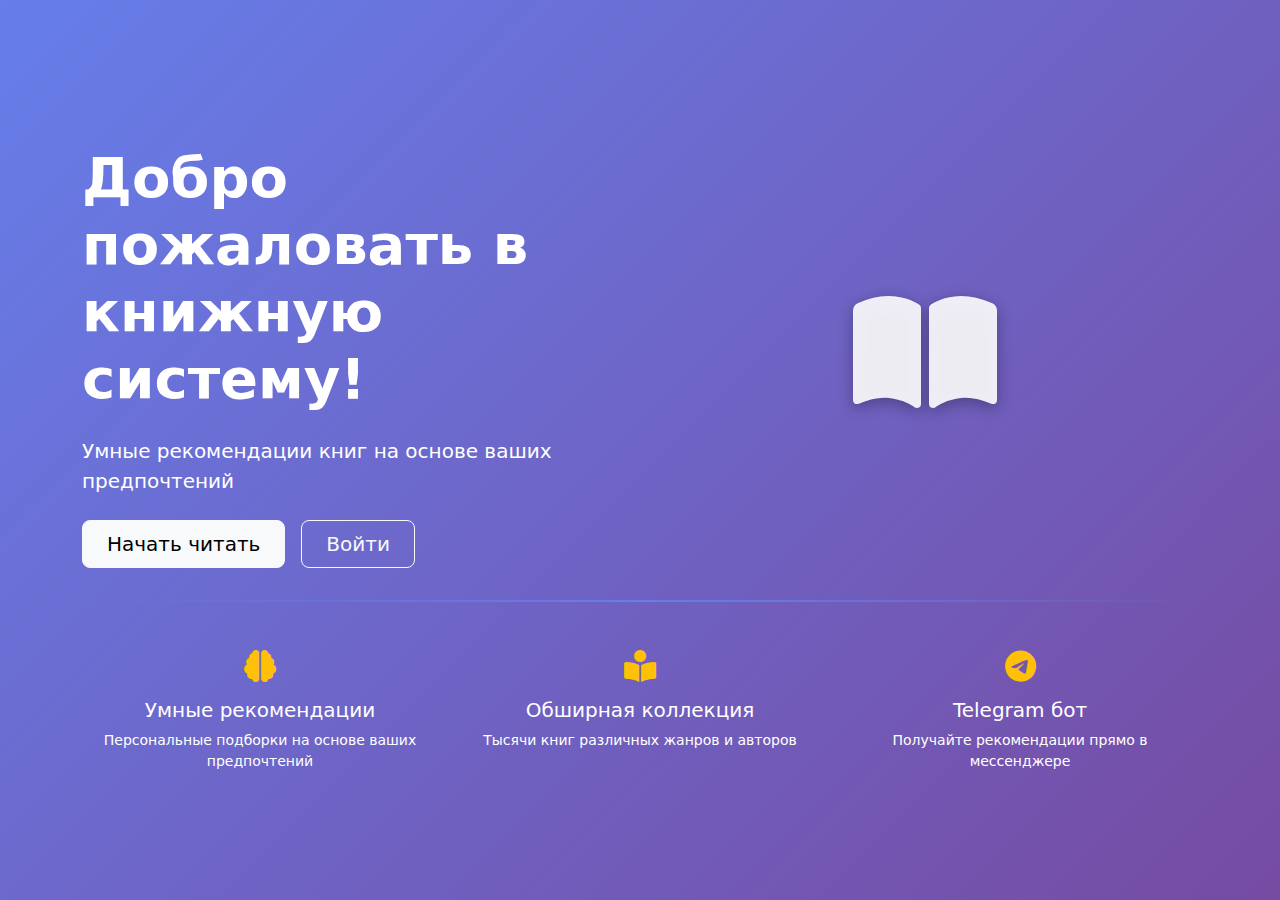
<file: templates/landing.html>
<!DOCTYPE html>
<html lang="ru">
<head>
    <meta charset="UTF-8">
    <meta name="viewport" content="width=device-width, initial-scale=1.0">
    <title>Книжная система</title>
    <link href="https://cdn.jsdelivr.net/npm/bootstrap@5.1.3/dist/css/bootstrap.min.css" rel="stylesheet">
    <link href="https://cdnjs.cloudflare.com/ajax/libs/font-awesome/6.0.0/css/all.min.css" rel="stylesheet">
    <style>
        .hero-section {
            background: linear-gradient(135deg, #667eea 0%, #764ba2 100%);
            min-height: 100vh;
            display: flex;
            align-items: center;
            padding-top: 2rem;
        }
        .book-logo {
            font-size: 8rem;
            color: rgba(255, 255, 255, 0.9);
            text-shadow: 0 4px 15px rgba(0, 0, 0, 0.3);
            animation: float 3s ease-in-out infinite;
        }
        @keyframes float {
            0%, 100% { transform: translateY(0px); }
            50% { transform: translateY(-20px); }
        }
        .divider {
            height: 2px;
            background: linear-gradient(90deg, transparent, #667eea, transparent);
            margin: 2rem 0;
        }
    </style>
</head>
<body>
    <div class="hero-section text-white">
        <div class="container">
            <div class="row align-items-center">
                <div class="col-md-6">
                    <h1 class="display-4 fw-bold mb-4">Добро пожаловать в книжную систему!</h1>
                    <p class="lead mb-4">Умные рекомендации книг на основе ваших предпочтений</p>
                    <div class="d-grid gap-2 d-md-flex">
                        <a href="/регистрация" class="btn btn-light btn-lg px-4 me-2">
                            Начать читать
                        </a>
                        <a href="/вход" class="btn btn-outline-light btn-lg px-4">
                            Войти
                        </a>
                    </div>
                </div>
                <div class="col-md-6 text-center">
                    <!-- Логотип книги -->
                    <div class="book-logo">
                        <i class="fas fa-book-open"></i>
                    </div>
                </div>
            </div>
            
            <!-- Серая полоска-разделитель -->
            <div class="divider"></div>
            
            <!-- Дополнительная информация -->
            <div class="row mt-5">
                <div class="col-md-4 text-center">
                    <i class="fas fa-brain fa-2x mb-3 text-warning"></i>
                    <h5>Умные рекомендации</h5>
                    <p class="small">Персональные подборки на основе ваших предпочтений</p>
                </div>
                <div class="col-md-4 text-center">
                    <i class="fas fa-book-reader fa-2x mb-3 text-warning"></i>
                    <h5>Обширная коллекция</h5>
                    <p class="small">Тысячи книг различных жанров и авторов</p>
                </div>
                <div class="col-md-4 text-center">
                    <i class="fab fa-telegram fa-2x mb-3 text-warning"></i>
                    <h5>Telegram бот</h5>
                    <p class="small">Получайте рекомендации прямо в мессенджере</p>
                </div>
            </div>
        </div>
    </div>
    <script src="https://cdn.jsdelivr.net/npm/bootstrap@5.1.3/dist/js/bootstrap.bundle.min.js"></script>
</body>
</html>
</file>
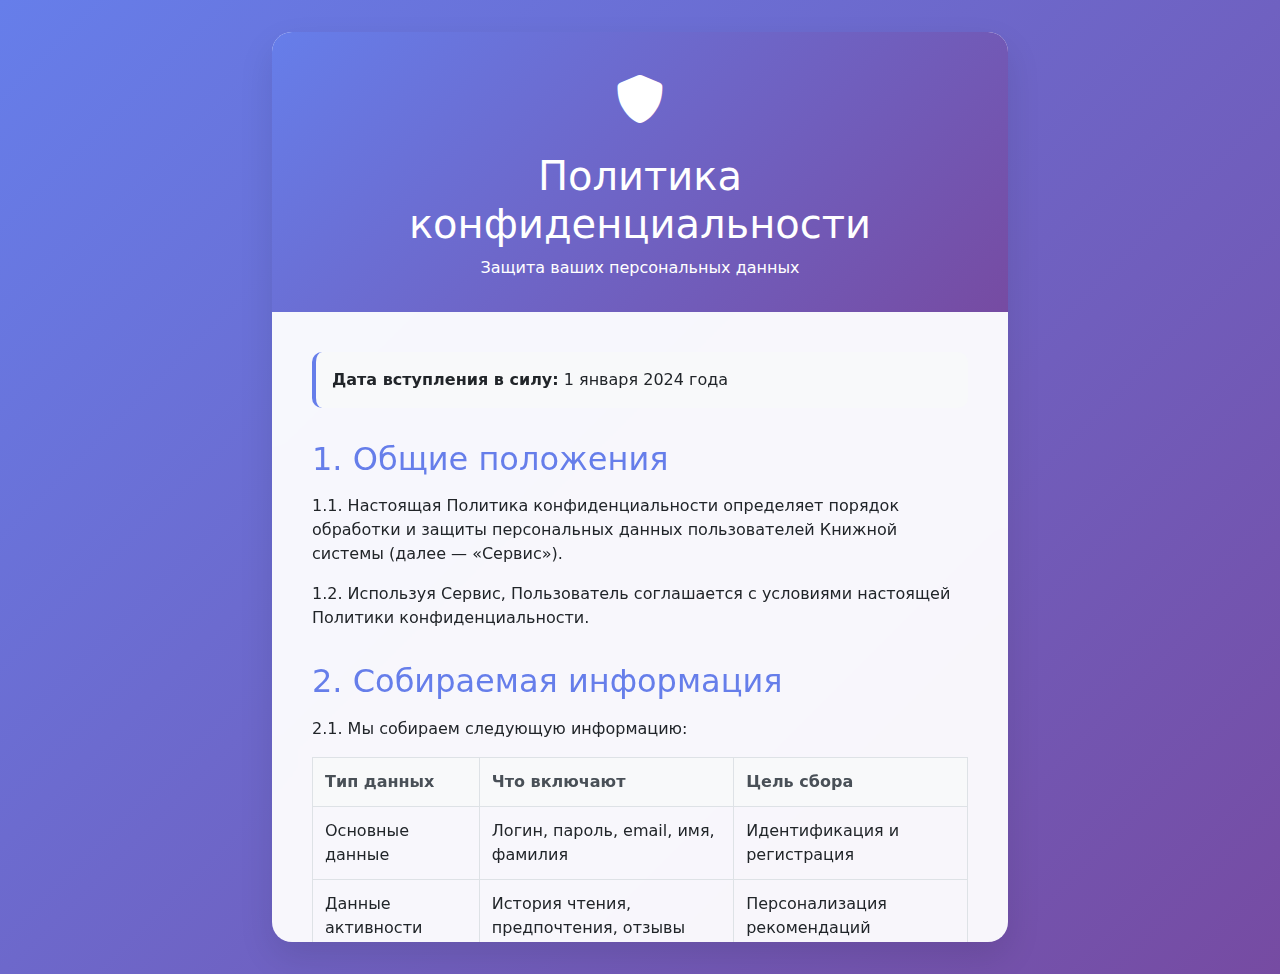
<file: templates/privacy.html>
<!DOCTYPE html>
<html lang="ru">
<head>
    <meta charset="UTF-8">
    <meta name="viewport" content="width=device-width, initial-scale=1.0">
    <title>Политика конфиденциальности - Книжная система</title>
    <link href="https://cdn.jsdelivr.net/npm/bootstrap@5.1.3/dist/css/bootstrap.min.css" rel="stylesheet">
    <link href="https://cdnjs.cloudflare.com/ajax/libs/font-awesome/6.0.0/css/all.min.css" rel="stylesheet">
    <style>
        body {
            background: linear-gradient(135deg, #667eea 0%, #764ba2 100%);
            min-height: 100vh;
            padding: 2rem 0;
        }
        .privacy-card {
            border: none;
            border-radius: 20px;
            box-shadow: 0 15px 35px rgba(0, 0, 0, 0.1);
            background: rgba(255, 255, 255, 0.95);
            backdrop-filter: blur(10px);
        }
        .privacy-header {
            background: linear-gradient(135deg, #667eea 0%, #764ba2 100%);
            color: white;
            border-radius: 20px 20px 0 0;
            padding: 2rem;
            text-align: center;
        }
        .privacy-body {
            padding: 2.5rem;
            max-height: 70vh;
            overflow-y: auto;
        }
        .privacy-logo {
            font-size: 3rem;
            margin-bottom: 1rem;
        }
        .back-btn {
            background: linear-gradient(135deg, #667eea 0%, #764ba2 100%);
            border: none;
            border-radius: 12px;
            padding: 0.75rem 2rem;
            color: white;
            font-weight: 600;
            transition: all 0.3s ease;
        }
        .back-btn:hover {
            transform: translateY(-2px);
            box-shadow: 0 5px 15px rgba(102, 126, 234, 0.4);
            color: white;
        }
        h2 {
            color: #667eea;
            margin-top: 2rem;
            margin-bottom: 1rem;
        }
        h3 {
            color: #764ba2;
            margin-top: 1.5rem;
            margin-bottom: 0.75rem;
        }
        .effective-date {
            background: #f8f9fa;
            padding: 1rem;
            border-radius: 10px;
            border-left: 4px solid #667eea;
            margin-bottom: 2rem;
        }
        .data-table {
            width: 100%;
            border-collapse: collapse;
            margin: 1rem 0;
        }
        .data-table th, .data-table td {
            border: 1px solid #dee2e6;
            padding: 0.75rem;
            text-align: left;
        }
        .data-table th {
            background-color: #f8f9fa;
            color: #495057;
        }
    </style>
</head>
<body>
    <div class="container">
        <div class="row justify-content-center">
            <div class="col-md-10 col-lg-8">
                <div class="privacy-card">
                    <div class="privacy-header">
                        <div class="privacy-logo">
                            <i class="fas fa-shield-alt"></i>
                        </div>
                        <h1>Политика конфиденциальности</h1>
                        <p class="mb-0">Защита ваших персональных данных</p>
                    </div>
                    <div class="privacy-body">
                        <div class="effective-date">
                            <strong>Дата вступления в силу:</strong> 1 января 2024 года
                        </div>

                        <h2>1. Общие положения</h2>
                        <p>1.1. Настоящая Политика конфиденциальности определяет порядок обработки и защиты персональных данных пользователей Книжной системы (далее — «Сервис»).</p>
                        <p>1.2. Используя Сервис, Пользователь соглашается с условиями настоящей Политики конфиденциальности.</p>

                        <h2>2. Собираемая информация</h2>
                        <p>2.1. Мы собираем следующую информацию:</p>
                        
                        <table class="data-table">
                            <thead>
                                <tr>
                                    <th>Тип данных</th>
                                    <th>Что включают</th>
                                    <th>Цель сбора</th>
                                </tr>
                            </thead>
                            <tbody>
                                <tr>
                                    <td>Основные данные</td>
                                    <td>Логин, пароль, email, имя, фамилия</td>
                                    <td>Идентификация и регистрация</td>
                                </tr>
                                <tr>
                                    <td>Данные активности</td>
                                    <td>История чтения, предпочтения, отзывы</td>
                                    <td>Персонализация рекомендаций</td>
                                </tr>
                                <tr>
                                    <td>Технические данные</td>
                                    <td>IP-адрес, тип браузера, данные cookies</td>
                                    <td>Аналитика и улучшение Сервиса</td>
                                </tr>
                            </tbody>
                        </table>

                        <h2>3. Использование информации</h2>
                        <p>3.1. Собранная информация используется для:</p>
                        <ul>
                            <li>Предоставления доступа к функциям Сервиса</li>
                            <li>Персонализации пользовательского опыта</li>
                            <li>Отправки уведомлений и рекомендаций</li>
                            <li>Улучшения качества Сервиса</li>
                            <li>Обеспечения безопасности учетных записей</li>
                        </ul>

                        <h2>4. Защита данных</h2>
                        <p>4.1. Мы применяем следующие меры защиты:</p>
                        <ul>
                            <li>Шифрование передаваемых данных</li>
                            <li>Регулярное резервное копирование</li>
                            <li>Ограничение доступа к персональным данным</li>
                            <li>Регулярный мониторинг безопасности</li>
                        </ul>

                        <h2>5. Передача данных третьим лицам</h2>
                        <p>5.1. Мы не передаем персональные данные третьим лицам, за исключением:</p>
                        <ul>
                            <li>Случаев, предусмотренных законодательством</li>
                            <li>С вашего явного согласия</li>
                            <li>Для обеспечения работы Сервиса (хостинг-провайдеры)</li>
                        </ul>

                        <h2>6. Cookies и аналогичные технологии</h2>
                        <p>6.1. Сервис использует cookies для:</p>
                        <ul>
                            <li>Аутентификации пользователей</li>
                            <li>Сохранения настроек</li>
                            <li>Сбора аналитической информации</li>
                        </ul>
                        <p>6.2. Пользователь может отключить cookies в настройках браузера.</p>

                        <h2>7. Права пользователей</h2>
                        <p>7.1. Пользователь имеет право:</p>
                        <ul>
                            <li>На доступ к своим персональным данным</li>
                            <li>На исправление неточных данных</li>
                            <li>На удаление учетной записи и данных</li>
                            <li>На отзыв согласия на обработку данных</li>
                        </ul>

                        <h2>8. Хранение данных</h2>
                        <p>8.1. Данные хранятся в течение срока действия учетной записи Пользователя.</p>
                        <p>8.2. После удаления учетной записи данные полностью удаляются в течение 30 дней.</p>

                        <h2>9. Контакты</h2>
                        <p>По вопросам, связанным с защитой персональных данных, обращайтесь:</p>
                        <p><strong>Email:</strong> privacy@booksystem.ru</p>
                        <p><strong>Телефон:</strong> +7 (495) 123-45-67</p>

                        <div class="text-center mt-4">
                            <a href="/регистрация" class="back-btn">
                                <i class="fas fa-arrow-left me-2"></i>Вернуться к регистрации
                            </a>
                        </div>
                    </div>
                </div>
            </div>
        </div>
    </div>
</body>
</html>
</file>
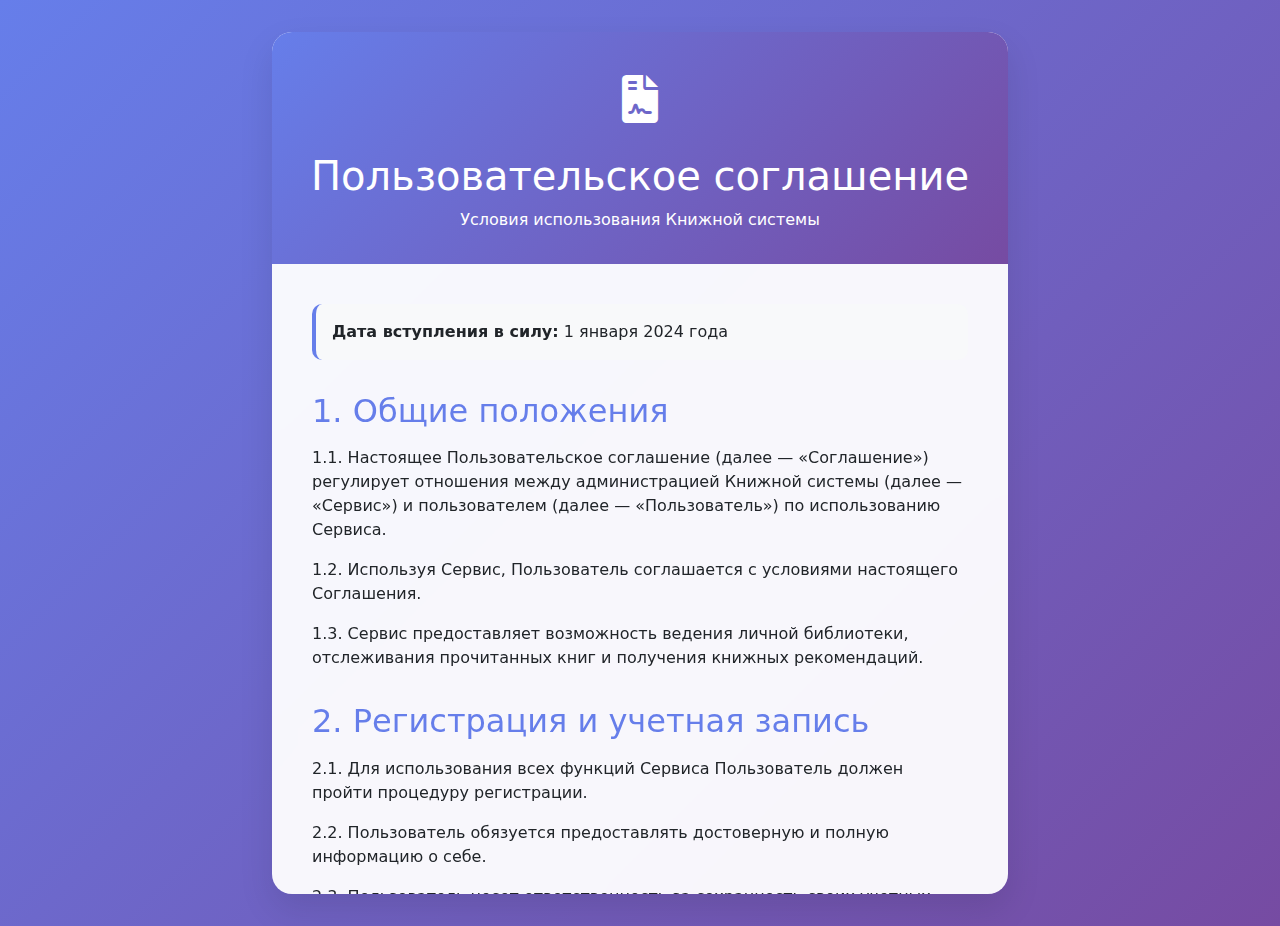
<file: templates/terms.html>
<!DOCTYPE html>
<html lang="ru">
<head>
    <meta charset="UTF-8">
    <meta name="viewport" content="width=device-width, initial-scale=1.0">
    <title>Пользовательское соглашение - Книжная система</title>
    <link href="https://cdn.jsdelivr.net/npm/bootstrap@5.1.3/dist/css/bootstrap.min.css" rel="stylesheet">
    <link href="https://cdnjs.cloudflare.com/ajax/libs/font-awesome/6.0.0/css/all.min.css" rel="stylesheet">
    <style>
        body {
            background: linear-gradient(135deg, #667eea 0%, #764ba2 100%);
            min-height: 100vh;
            padding: 2rem 0;
        }
        .terms-card {
            border: none;
            border-radius: 20px;
            box-shadow: 0 15px 35px rgba(0, 0, 0, 0.1);
            background: rgba(255, 255, 255, 0.95);
            backdrop-filter: blur(10px);
        }
        .terms-header {
            background: linear-gradient(135deg, #667eea 0%, #764ba2 100%);
            color: white;
            border-radius: 20px 20px 0 0;
            padding: 2rem;
            text-align: center;
        }
        .terms-body {
            padding: 2.5rem;
            max-height: 70vh;
            overflow-y: auto;
        }
        .terms-logo {
            font-size: 3rem;
            margin-bottom: 1rem;
        }
        .back-btn {
            background: linear-gradient(135deg, #667eea 0%, #764ba2 100%);
            border: none;
            border-radius: 12px;
            padding: 0.75rem 2rem;
            color: white;
            font-weight: 600;
            transition: all 0.3s ease;
        }
        .back-btn:hover {
            transform: translateY(-2px);
            box-shadow: 0 5px 15px rgba(102, 126, 234, 0.4);
            color: white;
        }
        h2 {
            color: #667eea;
            margin-top: 2rem;
            margin-bottom: 1rem;
        }
        h3 {
            color: #764ba2;
            margin-top: 1.5rem;
            margin-bottom: 0.75rem;
        }
        .effective-date {
            background: #f8f9fa;
            padding: 1rem;
            border-radius: 10px;
            border-left: 4px solid #667eea;
            margin-bottom: 2rem;
        }
    </style>
</head>
<body>
    <div class="container">
        <div class="row justify-content-center">
            <div class="col-md-10 col-lg-8">
                <div class="terms-card">
                    <div class="terms-header">
                        <div class="terms-logo">
                            <i class="fas fa-file-contract"></i>
                        </div>
                        <h1>Пользовательское соглашение</h1>
                        <p class="mb-0">Условия использования Книжной системы</p>
                    </div>
                    <div class="terms-body">
                        <div class="effective-date">
                            <strong>Дата вступления в силу:</strong> 1 января 2024 года
                        </div>

                        <h2>1. Общие положения</h2>
                        <p>1.1. Настоящее Пользовательское соглашение (далее — «Соглашение») регулирует отношения между администрацией Книжной системы (далее — «Сервис») и пользователем (далее — «Пользователь») по использованию Сервиса.</p>
                        <p>1.2. Используя Сервис, Пользователь соглашается с условиями настоящего Соглашения.</p>
                        <p>1.3. Сервис предоставляет возможность ведения личной библиотеки, отслеживания прочитанных книг и получения книжных рекомендаций.</p>

                        <h2>2. Регистрация и учетная запись</h2>
                        <p>2.1. Для использования всех функций Сервиса Пользователь должен пройти процедуру регистрации.</p>
                        <p>2.2. Пользователь обязуется предоставлять достоверную и полную информацию о себе.</p>
                        <p>2.3. Пользователь несет ответственность за сохранность своих учетных данных.</p>
                        <p>2.4. Запрещается передавать свою учетную запись третьим лицам.</p>

                        <h2>3. Права и обязанности Пользователя</h2>
                        <h3>3.1. Пользователь вправе:</h3>
                        <ul>
                            <li>Создавать личные коллекции книг</li>
                            <li>Добавлять книги в список желаний</li>
                            <li>Оставлять отзывы и рецензии</li>
                            <li>Получать персонализированные рекомендации</li>
                        </ul>

                        <h3>3.2. Пользователь обязуется:</h3>
                        <ul>
                            <li>Не нарушать авторские права</li>
                            <li>Не размещать противоправный контент</li>
                            <li>Не использовать Сервис для коммерческой деятельности без согласования</li>
                            <li>Соблюдать правила этики при общении с другими пользователями</li>
                        </ul>

                        <h2>4. Интеллектуальная собственность</h2>
                        <p>4.1. Все материалы Сервиса, включая дизайн, текст, графику, логотипы, являются интеллектуальной собственностью администрации Сервиса.</p>
                        <p>4.2. Пользователь сохраняет права на контент, который он создает в рамках использования Сервиса.</p>

                        <h2>5. Ограничение ответственности</h2>
                        <p>5.1. Сервис предоставляется «как есть».</p>
                        <p>5.2. Администрация не несет ответственности за временные технические сбои в работе Сервиса.</p>
                        <p>5.3. Администрация не гарантирует абсолютную защиту данных Пользователя.</p>

                        <h2>6. Изменения в Соглашении</h2>
                        <p>6.1. Администрация вправе вносить изменения в настоящее Соглашение.</p>
                        <p>6.2. Уведомления об изменениях размещаются в Сервисе.</p>
                        <p>6.3. Продолжение использования Сервиса после изменений означает согласие с новой редакцией Соглашения.</p>

                        <h2>7. Заключительные положения</h2>
                        <p>7.1. Настоящее Соглашение регулируется законодательством Российской Федерации.</p>
                        <p>7.2. Все споры подлежат разрешению в соответствующем суде по месту нахождения администрации Сервиса.</p>

                        <div class="text-center mt-4">
                            <a href="/регистрация" class="back-btn">
                                <i class="fas fa-arrow-left me-2"></i>Вернуться к регистрации
                            </a>
                        </div>
                    </div>
                </div>
            </div>
        </div>
    </div>
</body>
</html>
</file>
